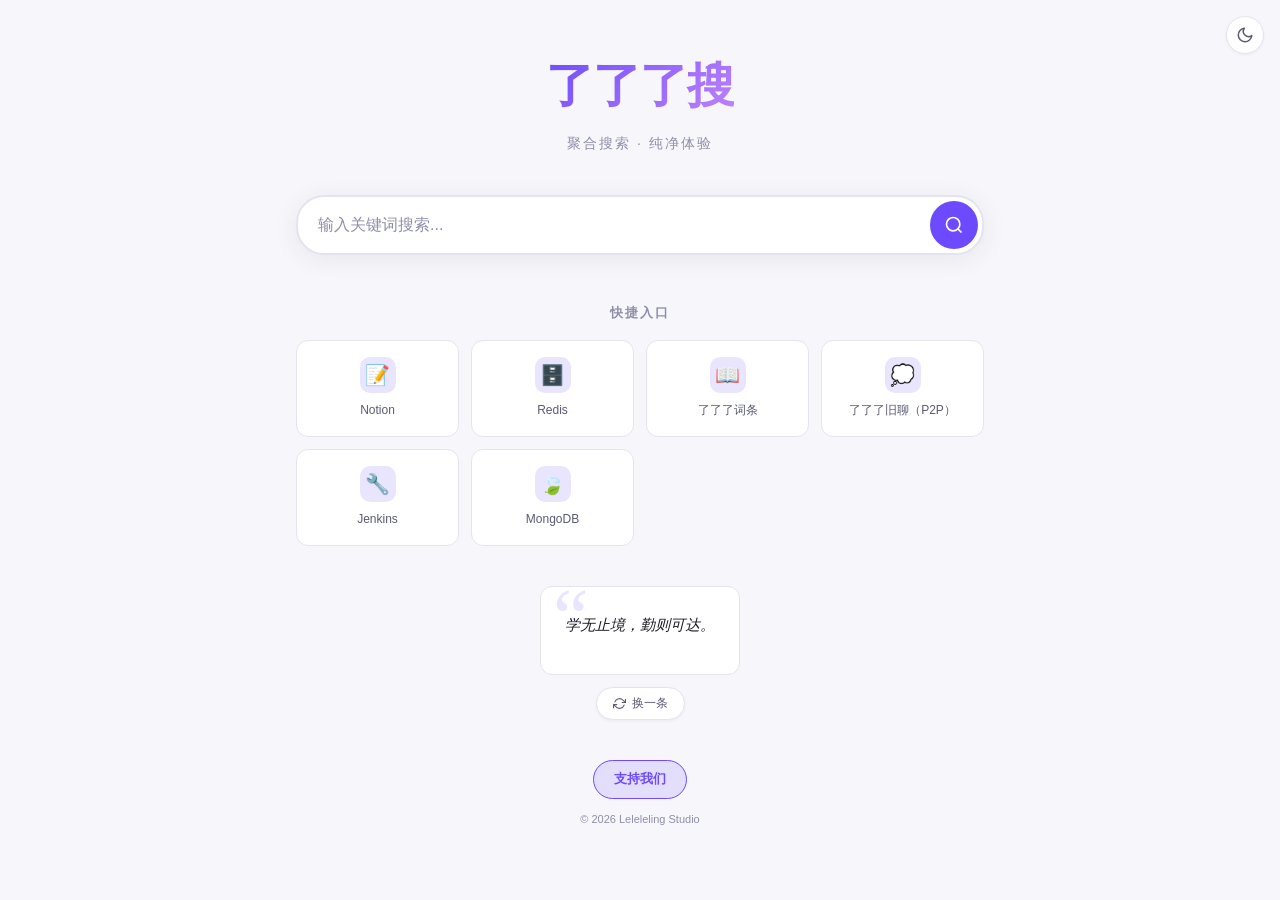
<file: index.html>
<!DOCTYPE html>
<html lang="zh-CN">
<head>
  <meta charset="UTF-8">
  <meta name="viewport" content="width=device-width, initial-scale=1.0, maximum-scale=1.0, user-scalable=no">
  <title>了了了搜 - 聚合搜索引擎</title>
  <link rel="icon" type="image/png" href="https://search.leleleling.site/icon.png">
  <!-- 尽早应用主题，避免切换时闪烁 -->
  <script src="assets/theme.js"></script>
  <link rel="stylesheet" href="assets/common.css">
  <link rel="stylesheet" href="assets/home.css">
</head>
<body>
  <!-- 右上角控制区：主题切换 -->
  <div class="top-controls">
    <button class="theme-toggle" id="themeToggle" type="button"></button>
  </div>

  <!-- 主容器 -->
  <div class="home-container">
    <!-- Logo -->
    <div class="logo-area">
      <h1 class="logo-text">了了了搜</h1>
      <p class="logo-sub">聚合搜索 · 纯净体验</p>
    </div>

    <!-- 搜索框 -->
    <form class="search-form" action="search.html" method="GET">
      <div class="search-box">
        <input type="text" name="q" class="search-input" placeholder="输入关键词搜索..." autocomplete="off" required>
        <button type="submit" class="search-btn" aria-label="搜索">
          <svg width="20" height="20" viewBox="0 0 24 24" fill="none" stroke="currentColor" stroke-width="2">
            <circle cx="11" cy="11" r="8"></circle>
            <line x1="21" y1="21" x2="16.65" y2="16.65"></line>
          </svg>
        </button>
      </div>
    </form>

    <!-- 快捷入口 -->
    <div class="shortcuts-section">
      <h3 class="section-title">快捷入口</h3>
      <div class="shortcuts-grid" id="shortcutsGrid">
        <!-- JS 动态渲染 -->
      </div>
    </div>

    <!-- 每日语录 -->
    <div class="quote-section">
      <div class="quote-card" id="quoteCard">
        <span class="quote-text" id="quoteText">Loading...</span>
        <span class="quote-author" id="quoteAuthor"></span>
      </div>
      <button class="quote-refresh" id="quoteRefresh" type="button" aria-label="换一条语录">
        <svg viewBox="0 0 24 24" fill="none" stroke="currentColor" stroke-width="2" stroke-linecap="round" stroke-linejoin="round" aria-hidden="true">
          <path d="M23 4v6h-6M1 20v-6h6"></path>
          <path d="M3.51 9a9 9 0 0 1 14.85-3.36L23 10M1 14l4.64 4.36A9 9 0 0 0 20.49 15"></path>
        </svg>
        换一条
      </button>
    </div>

    <!-- 底部 -->
    <footer class="home-footer">
      <a href="https://leleleling.site/support.html" target="_blank" class="support-link">支持我们</a>
      <p class="copyright">© 2026 Leleleling Studio</p>
    </footer>
  </div>

  <script src="assets/app.js"></script>
</body>
</html>
</file>
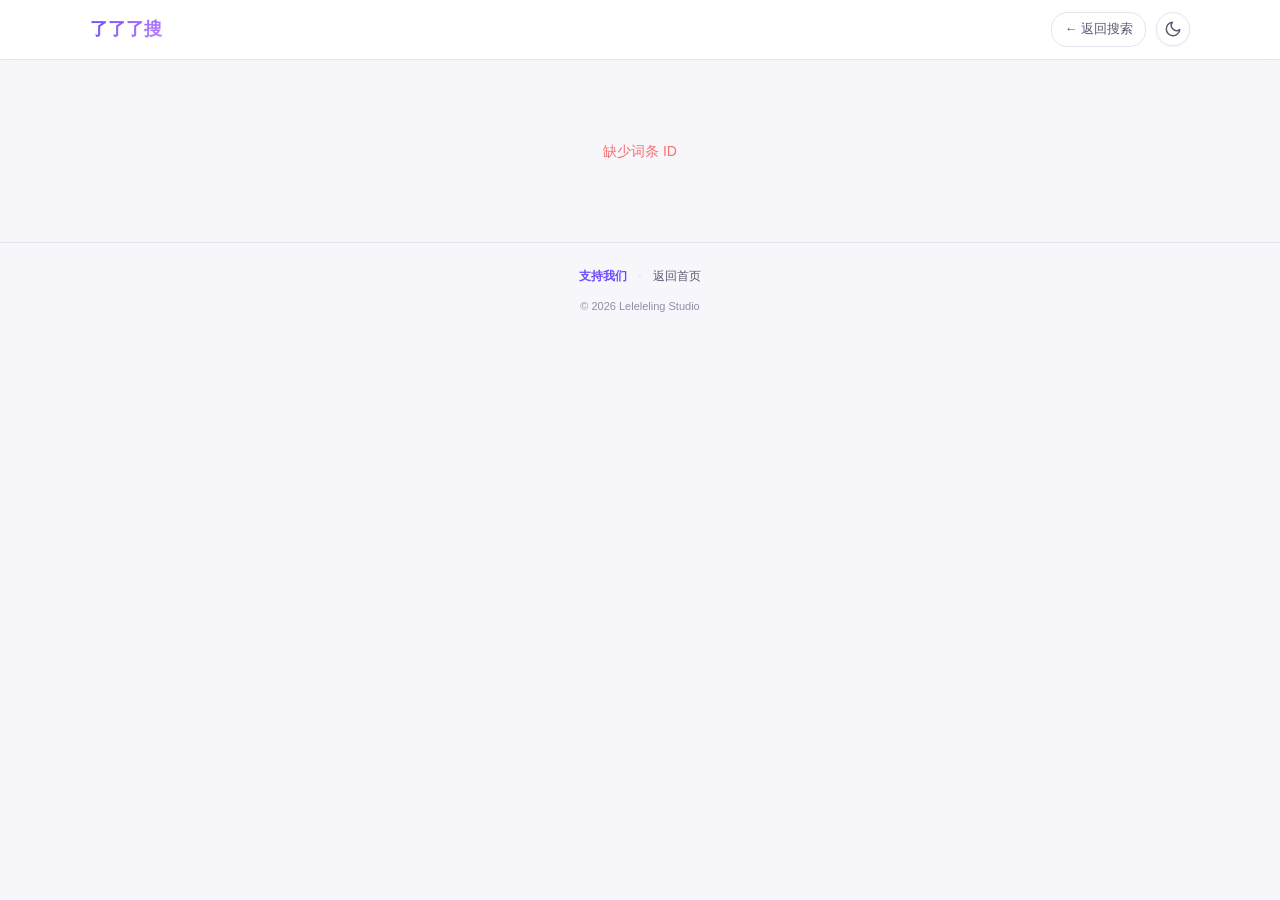
<file: leleart.html>
<!DOCTYPE html>
<html lang="zh-CN">
<head>
  <meta charset="UTF-8">
  <meta name="viewport" content="width=device-width, initial-scale=1.0, maximum-scale=1.0, user-scalable=no">
  <title>词条详情 - 了了了搜</title>
  <link rel="icon" type="image/png" href="https://search.leleleling.site/icon.png">
  <!-- 尽早应用主题，避免切换时闪烁 -->
  <script src="assets/theme.js"></script>
  <link rel="stylesheet" href="assets/common.css">
  <link rel="stylesheet" href="assets/leleart.css">
</head>
<body>
  <!-- 顶部栏 -->
  <header class="leleart-header">
    <div class="header-inner">
      <a href="index.html" class="header-logo">了了了搜</a>
      <div class="header-actions">
        <a href="search.html" class="header-back" id="backToSearch">← 返回搜索</a>
        <button class="theme-toggle" id="themeToggle" type="button"></button>
      </div>
    </div>
  </header>

  <!-- 加载中 -->
  <div class="leleart-loading hidden" id="leleartLoading">
    <div class="loading-dots"><span></span><span></span><span></span></div>
  </div>

  <!-- 错误 -->
  <div class="leleart-error hidden" id="leleartError"></div>

  <!-- 主内容 -->
  <main class="leleart-main hidden" id="leleartMain">
    <div class="leleart-layout">
      <!-- 左侧：正文 -->
      <article class="leleart-content">
        <!-- 标题区 -->
        <header class="leleart-title-area">
          <h1 class="leleart-title" id="artTitle"></h1>
          <span class="leleart-badge">了了了词条</span>
        </header>
        <div class="leleart-aliases" id="artAliases"></div>

        <!-- 摘要 -->
        <section class="leleart-abstract" id="artAbstract"></section>

        <!-- 正文段落 -->
        <div class="leleart-sections" id="artSections"></div>

        <!-- 底部来源 -->
        <footer class="leleart-source">
          <span class="leleart-source-label">了解更多：</span>
          <a href="#" target="_blank" id="artSourceLink" class="leleart-source-link">访问原始来源 →</a>
        </footer>
      </article>

      <!-- 右侧：信息栏 -->
      <aside class="leleart-sidebar">
        <div class="leleart-infobox card" id="artInfobox">
          <!-- 图片 -->
          <div class="infobox-image" id="artImage"></div>
          <!-- 信息表 -->
          <table class="infobox-table" id="artInfoTable"></table>
        </div>
      </aside>
    </div>
  </main>

  <!-- 底部 -->
  <footer class="leleart-footer">
    <a href="https://leleleling.site/support.html" target="_blank" class="support-link">支持我们</a>
    <span class="sep">·</span>
    <a href="index.html" class="back-home">返回首页</a>
    <p class="copyright">© 2026 Leleleling Studio</p>
  </footer>

  <script src="assets/leleart-app.js"></script>
</body>
</html>
</file>
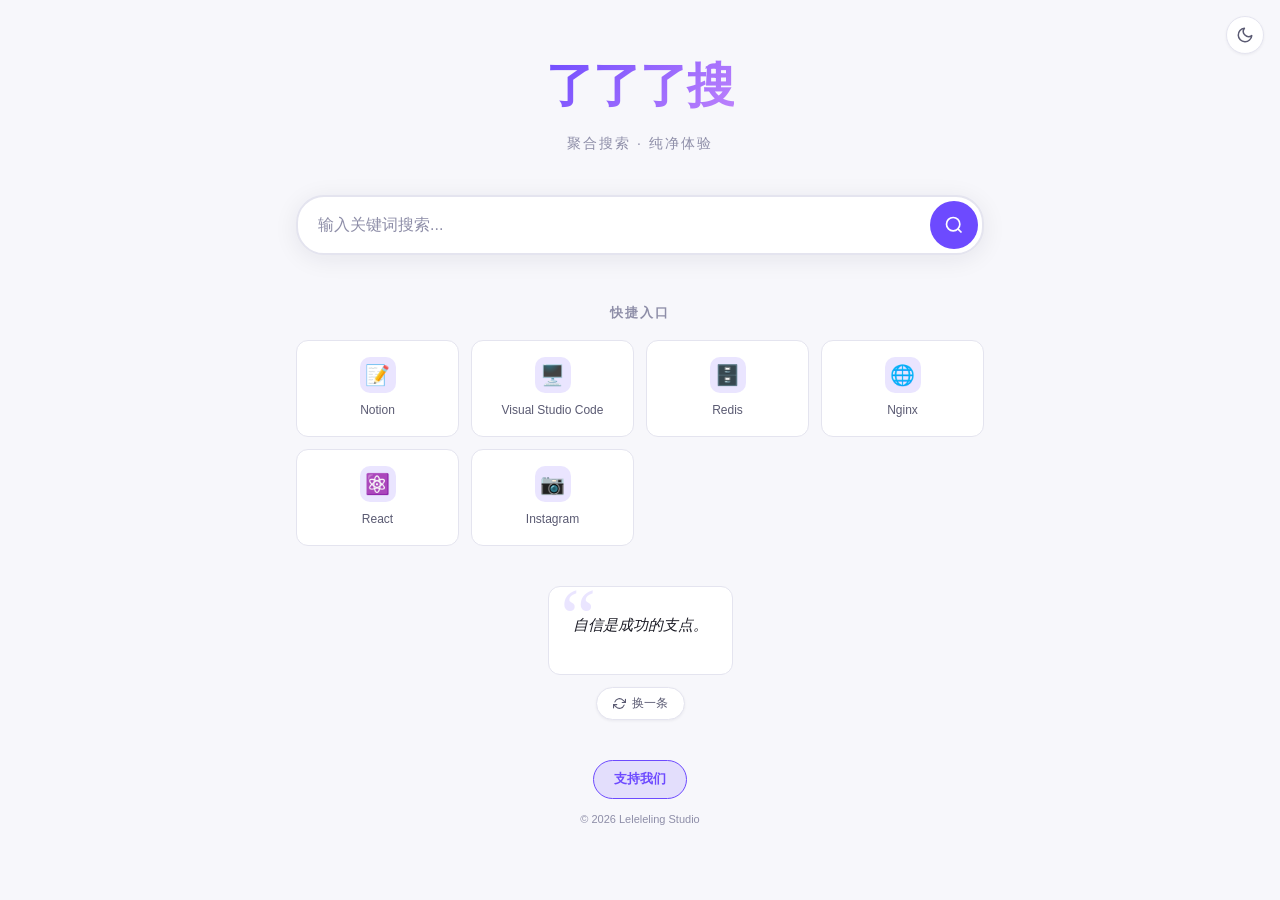
<file: search.html>
<!DOCTYPE html>
<html lang="zh-CN">
<head>
  <meta charset="UTF-8">
  <meta name="viewport" content="width=device-width, initial-scale=1.0, maximum-scale=1.0, user-scalable=no">
  <title>搜索结果 - 了了了搜</title>
  <link rel="icon" type="image/png" href="https://search.leleleling.site/icon.png">
  <!-- 尽早应用主题，避免切换时闪烁 -->
  <script src="assets/theme.js"></script>
  <link rel="stylesheet" href="assets/common.css">
  <link rel="stylesheet" href="assets/search.css?v=3">
</head>
<body>
  <!-- 顶部搜索栏 -->
  <header class="search-header">
    <div class="header-inner">
      <a href="index.html" class="header-logo">了了了搜</a>
      <form class="header-search-form" action="search.html" method="GET">
        <input type="text" name="q" class="header-search-input" id="headerSearchInput" autocomplete="off">
        <button type="submit" class="header-search-btn" aria-label="搜索">
          <svg width="18" height="18" viewBox="0 0 24 24" fill="none" stroke="currentColor" stroke-width="2">
            <circle cx="11" cy="11" r="8"></circle>
            <line x1="21" y1="21" x2="16.65" y2="16.65"></line>
          </svg>
        </button>
      </form>
      <button class="theme-toggle" id="themeToggle" type="button"></button>
    </div>
  </header>

  <!-- 主内容区 -->
  <main class="search-main">
    <!-- AI 总结区（最上方） -->
    <section class="summary-box hidden" id="summaryBox">
      <div class="summary-header">
        <span class="summary-badge">AI 总结</span>
        <span class="summary-engine" id="summaryEngine"></span>
      </div>
      <div class="summary-body" id="summaryBody"></div>
      <div class="summary-footer">
        <span class="summary-credit">由了了了 AI「小了」提供</span>
        <a class="summary-chat-btn" href="https://leleleling.site" target="_blank" rel="noopener noreferrer">
          与小了聊天
          <svg width="12" height="12" viewBox="0 0 24 24" fill="none" stroke="currentColor" stroke-width="2.5" stroke-linecap="round" stroke-linejoin="round" aria-hidden="true">
            <path d="M5 12h14M13 6l6 6-6 6"></path>
          </svg>
        </a>
      </div>
    </section>

    <!-- 词条卡片区 -->
    <section class="lexicon-section hidden" id="lexiconSection">
      <div class="lexicon-list" id="lexiconList"></div>
      <button class="lexicon-more-btn hidden" id="lexiconMoreBtn">查看更多相关词条</button>
    </section>

    <!-- 结果统计 & 信息 -->
    <div class="result-meta hidden" id="resultMeta"></div>

    <!-- 搜索结果列表 -->
    <ul class="result-list" id="resultList"></ul>

    <!-- 加载中 -->
    <div class="search-loading hidden" id="searchLoading">
      <div class="loading-dots"><span></span><span></span><span></span></div>
      <span class="loading-text">正在搜索...</span>
    </div>

    <!-- 错误提示 -->
    <div class="search-error hidden" id="searchError"></div>

    <!-- 翻页 -->
    <div class="pagination hidden" id="pagination">
      <button class="page-btn" id="pagePrev">← 上一页</button>
      <span class="page-info" id="pageInfo"></span>
      <button class="page-btn" id="pageNext">下一页 →</button>
    </div>
  </main>

  <!-- 底部 -->
  <footer class="search-footer">
    <a href="https://leleleling.site/support.html" target="_blank" class="support-link">支持我们</a>
    <span class="sep">·</span>
    <a href="index.html" class="back-home">返回首页</a>
    <p class="copyright">© 2026 Leleleling Studio</p>
  </footer>

  <script src="assets/search-app.js?v=3"></script>
</body>
</html>
</file>
<file: assets/common.css>
/* ===== 全局重置 & 基础变量 ===== */

/* ---------- 浅色主题（默认） ---------- */
:root,
:root[data-theme="light"] {
  --bg-primary: #f7f7fb;
  --bg-secondary: #ffffff;
  --bg-card: #ffffff;
  --bg-hover: #f0f0f7;
  --text-primary: #1a1a24;
  --text-secondary: #5a5a72;
  --text-muted: #8e8ea8;
  --accent: #6d4aff;
  --accent-hover: #5a37f0;
  --accent-glow: rgba(109, 74, 255, 0.14);
  --border: #e4e4ef;
  --border-light: #d2d2e2;
  --radius: 12px;
  --radius-sm: 8px;
  --shadow: 0 4px 24px rgba(20, 20, 50, 0.08);
  --shadow-sm: 0 1px 3px rgba(20, 20, 50, 0.06);
  --header-bg: rgba(255, 255, 255, 0.9);
  --transition: all 0.2s ease;
  --header-h: 56px;
  color-scheme: light;
}

/* ---------- 深色主题 ---------- */
:root[data-theme="dark"] {
  --bg-primary: #0f0f14;
  --bg-secondary: #1a1a24;
  --bg-card: #22222f;
  --bg-hover: #2a2a3a;
  --text-primary: #e8e8f0;
  --text-secondary: #9898b0;
  --text-muted: #5a5a72;
  --accent: #7c5cff;
  --accent-hover: #8f73ff;
  --accent-glow: rgba(124, 92, 255, 0.25);
  --border: #2e2e42;
  --border-light: #3a3a52;
  --shadow: 0 4px 24px rgba(0, 0, 0, 0.4);
  --shadow-sm: 0 1px 3px rgba(0, 0, 0, 0.3);
  --header-bg: rgba(15, 15, 20, 0.92);
  color-scheme: dark;
}

* {
  margin: 0;
  padding: 0;
  box-sizing: border-box;
}

html, body {
  height: 100%;
  overflow-x: hidden;
}

/* 主题切换时平滑过渡（避免首屏闪烁） */
html.theme-ready body,
html.theme-ready .card,
html.theme-ready .shortcut-item,
html.theme-ready .search-box {
  transition: background-color 0.25s ease, color 0.25s ease, border-color 0.25s ease;
}

body {
  font-family: -apple-system, BlinkMacSystemFont, "Segoe UI", "PingFang SC", "Hiragino Sans GB", "Microsoft YaHei", sans-serif;
  background: var(--bg-primary);
  color: var(--text-primary);
  line-height: 1.6;
  -webkit-font-smoothing: antialiased;
}

a {
  color: var(--accent);
  text-decoration: none;
  transition: var(--transition);
}

a:hover {
  color: var(--accent-hover);
}

button {
  font-family: inherit;
  cursor: pointer;
  border: none;
  outline: none;
  background: none;
  color: inherit;
}

input {
  font-family: inherit;
  outline: none;
  border: none;
  background: none;
  color: inherit;
}

img {
  max-width: 100%;
  display: block;
}

/* ===== 右上角控制区（主题切换） ===== */
.top-controls {
  position: fixed;
  top: 16px;
  right: 16px;
  display: flex;
  align-items: center;
  gap: 8px;
  z-index: 100;
}

.theme-toggle {
  width: 38px;
  height: 38px;
  border-radius: 50%;
  background: var(--bg-secondary);
  border: 1px solid var(--border);
  color: var(--text-secondary);
  display: flex;
  align-items: center;
  justify-content: center;
  transition: var(--transition);
  box-shadow: var(--shadow-sm);
}

.theme-toggle:hover {
  color: var(--accent);
  border-color: var(--accent);
  background: var(--bg-hover);
  transform: translateY(-1px);
}

.theme-toggle:active {
  transform: translateY(0);
}

.theme-toggle svg {
  width: 18px;
  height: 18px;
  display: block;
}

/* 图标显示逻辑：浅色主题显示月亮（点击进深色），深色主题显示太阳 */
.theme-toggle .icon-moon { display: block; }
.theme-toggle .icon-sun { display: none; }

:root[data-theme="dark"] .theme-toggle .icon-moon { display: none; }
:root[data-theme="dark"] .theme-toggle .icon-sun { display: block; }

/* ===== 通用卡片 ===== */
.card {
  background: var(--bg-card);
  border: 1px solid var(--border);
  border-radius: var(--radius);
  padding: 16px;
  transition: var(--transition);
  box-shadow: var(--shadow-sm);
}

.card:hover {
  border-color: var(--border-light);
  background: var(--bg-hover);
}

/* ===== 加载动画 ===== */
.loading-dots {
  display: inline-flex;
  gap: 4px;
  align-items: center;
}

.loading-dots span {
  width: 6px;
  height: 6px;
  border-radius: 50%;
  background: var(--accent);
  animation: dot-bounce 1.4s infinite ease-in-out both;
}

.loading-dots span:nth-child(1) { animation-delay: -0.32s; }
.loading-dots span:nth-child(2) { animation-delay: -0.16s; }

@keyframes dot-bounce {
  0%, 80%, 100% { transform: scale(0.6); opacity: 0.4; }
  40% { transform: scale(1); opacity: 1; }
}

/* ===== 滚动条 ===== */
::-webkit-scrollbar {
  width: 6px;
}

::-webkit-scrollbar-track {
  background: transparent;
}

::-webkit-scrollbar-thumb {
  background: var(--border-light);
  border-radius: 3px;
}

::-webkit-scrollbar-thumb:hover {
  background: var(--text-muted);
}

/* ===== 工具类 ===== */
.hidden { display: none !important; }
.text-muted { color: var(--text-muted); }
.text-secondary { color: var(--text-secondary); }
.text-accent { color: var(--accent); }
.flex { display: flex; }
.flex-center { display: flex; align-items: center; justify-content: center; }
.flex-between { display: flex; align-items: center; justify-content: space-between; }
</file>
<file: assets/home.css>
/* ===== 首页布局 ===== */
.home-container {
  min-height: 100vh;
  display: flex;
  flex-direction: column;
  align-items: center;
  justify-content: center;
  padding: 24px 16px 48px;
  max-width: 720px;
  margin: 0 auto;
}

/* ===== Logo 区域 ===== */
.logo-area {
  text-align: center;
  margin-bottom: 40px;
  animation: fade-in-down 0.6s ease-out;
}

.logo-text {
  font-size: 48px;
  font-weight: 800;
  background: linear-gradient(135deg, var(--accent), #c084fc);
  -webkit-background-clip: text;
  -webkit-text-fill-color: transparent;
  background-clip: text;
  letter-spacing: -1px;
}

.logo-sub {
  font-size: 14px;
  color: var(--text-muted);
  margin-top: 8px;
  letter-spacing: 2px;
}

/* ===== 搜索框 ===== */
.search-form {
  width: 100%;
  margin-bottom: 48px;
  animation: fade-in-up 0.6s ease-out 0.1s both;
}

.search-box {
  display: flex;
  align-items: center;
  background: var(--bg-secondary);
  border: 2px solid var(--border);
  border-radius: 28px;
  padding: 4px 4px 4px 20px;
  transition: var(--transition);
  box-shadow: var(--shadow);
}

.search-box:focus-within {
  border-color: var(--accent);
  box-shadow: 0 0 0 4px var(--accent-glow), var(--shadow);
}

.search-input {
  flex: 1;
  height: 44px;
  font-size: 16px;
  color: var(--text-primary);
  padding-right: 12px;
}

.search-input::placeholder {
  color: var(--text-muted);
}

.search-btn {
  width: 48px;
  height: 48px;
  border-radius: 50%;
  background: var(--accent);
  color: #fff;
  display: flex;
  align-items: center;
  justify-content: center;
  transition: var(--transition);
  flex-shrink: 0;
}

.search-btn:hover {
  background: var(--accent-hover);
  transform: scale(1.05);
}

.search-btn svg {
  width: 20px;
  height: 20px;
}

/* ===== 快捷入口 ===== */
.shortcuts-section {
  width: 100%;
  margin-bottom: 40px;
  animation: fade-in-up 0.6s ease-out 0.2s both;
}

.section-title {
  font-size: 13px;
  font-weight: 600;
  color: var(--text-muted);
  text-transform: uppercase;
  letter-spacing: 2px;
  margin-bottom: 16px;
  text-align: center;
}

.shortcuts-grid {
  display: grid;
  grid-template-columns: repeat(4, 1fr);
  gap: 12px;
}

.shortcut-item {
  display: flex;
  flex-direction: column;
  align-items: center;
  gap: 8px;
  padding: 16px 8px;
  background: var(--bg-card);
  border: 1px solid var(--border);
  border-radius: var(--radius);
  transition: var(--transition);
  cursor: pointer;
  text-align: center;
}

.shortcut-item:hover {
  background: var(--bg-hover);
  border-color: var(--accent);
  transform: translateY(-2px);
}

.shortcut-icon {
  width: 36px;
  height: 36px;
  border-radius: 10px;
  background: var(--accent-glow);
  display: flex;
  align-items: center;
  justify-content: center;
  font-size: 20px;
}

.shortcut-name {
  font-size: 12px;
  color: var(--text-secondary);
  font-weight: 500;
}

/* ===== 每日语录 ===== */
.quote-section {
  width: 100%;
  margin-bottom: 40px;
  animation: fade-in-up 0.6s ease-out 0.3s both;
}

.quote-card {
  background: linear-gradient(135deg, var(--bg-card), var(--bg-secondary));
  border: 1px solid var(--border);
  border-radius: var(--radius);
  padding: 24px;
  text-align: center;
  position: relative;
  overflow: hidden;
}

.quote-card::before {
  content: "\201C";
  position: absolute;
  top: -10px;
  left: 12px;
  font-size: 80px;
  color: var(--accent-glow);
  font-family: Georgia, serif;
  line-height: 1;
}

.quote-text {
  display: block;
  font-size: 15px;
  color: var(--text-primary);
  line-height: 1.8;
  font-style: italic;
  margin-bottom: 12px;
}

.quote-author {
  font-size: 13px;
  color: var(--text-muted);
}

/* 语录区域改为纵向排列，方便放"换一条"按钮 */
.quote-section {
  display: flex;
  flex-direction: column;
  align-items: center;
}

/* 换一条语录按钮 */
.quote-refresh {
  display: inline-flex;
  align-items: center;
  gap: 6px;
  margin-top: 12px;
  padding: 7px 16px;
  border-radius: 18px;
  font-size: 12px;
  font-weight: 500;
  color: var(--text-secondary);
  background: var(--bg-card);
  border: 1px solid var(--border);
  transition: var(--transition);
  box-shadow: var(--shadow-sm);
}

.quote-refresh:hover {
  color: var(--accent);
  border-color: var(--accent);
  transform: translateY(-1px);
}

.quote-refresh:active {
  transform: translateY(0);
}

.quote-refresh svg {
  width: 13px;
  height: 13px;
}

/* 快捷入口空状态 */
.shortcuts-empty {
  grid-column: 1 / -1;
  text-align: center;
  color: var(--text-muted);
  font-size: 12px;
  padding: 12px 0;
}

/* ===== 底部 ===== */
.home-footer {
  text-align: center;
  animation: fade-in-up 0.6s ease-out 0.4s both;
}

.support-link {
  display: inline-block;
  padding: 8px 20px;
  background: var(--accent-glow);
  border: 1px solid var(--accent);
  border-radius: 20px;
  color: var(--accent);
  font-size: 13px;
  font-weight: 600;
  margin-bottom: 12px;
  transition: var(--transition);
}

.support-link:hover {
  background: var(--accent);
  color: #fff;
}

.copyright {
  font-size: 11px;
  color: var(--text-muted);
}

/* ===== 动画 ===== */
@keyframes fade-in-down {
  from { opacity: 0; transform: translateY(-20px); }
  to { opacity: 1; transform: translateY(0); }
}

@keyframes fade-in-up {
  from { opacity: 0; transform: translateY(20px); }
  to { opacity: 1; transform: translateY(0); }
}

/* ===== 移动端适配 ===== */
@media (max-width: 768px) {
  .logo-text { font-size: 36px; }
  .logo-sub { font-size: 12px; }
  .search-box { padding: 4px 4px 4px 16px; }
  .search-input { font-size: 15px; height: 40px; }
  .search-btn { width: 44px; height: 44px; }
  .shortcuts-grid { grid-template-columns: repeat(4, 1fr); gap: 8px; }
  .shortcut-item { padding: 12px 4px; }
  .shortcut-icon { width: 32px; height: 32px; font-size: 18px; }
  .shortcut-name { font-size: 11px; }
  .quote-card { padding: 20px 16px; }
  .quote-text { font-size: 14px; }
}

@media (max-width: 480px) {
  .home-container { padding: 16px 12px 32px; }
  .logo-text { font-size: 32px; }
  .shortcuts-grid { grid-template-columns: repeat(4, 1fr); gap: 6px; }
  .shortcut-item { padding: 10px 2px; }
  .shortcut-name { font-size: 10px; }
}

/* ===== 横屏适配 ===== */
@media (max-height: 500px) and (orientation: landscape) {
  .home-container { justify-content: flex-start; padding-top: 40px; }
  .logo-area { margin-bottom: 20px; }
  .logo-text { font-size: 28px; }
  .search-form { margin-bottom: 20px; }
  .shortcuts-section { margin-bottom: 20px; }
  .quote-section { margin-bottom: 20px; }
}
</file>
<file: assets/leleart.css>
/* ===== 顶部栏 ===== */
.leleart-header {
  position: sticky;
  top: 0;
  z-index: 50;
  background: var(--header-bg);
  backdrop-filter: blur(12px);
  border-bottom: 1px solid var(--border);
  padding: 12px 16px;
}

.leleart-header .header-inner {
  max-width: 1100px;
  margin: 0 auto;
  display: flex;
  align-items: center;
  justify-content: space-between;
}

/* 右侧操作区：返回按钮 + 主题切换 */
.leleart-header .header-actions {
  display: flex;
  align-items: center;
  gap: 10px;
}

/* 顶栏内的主题按钮改为普通流式定位 */
.leleart-header .theme-toggle {
  position: static;
  width: 34px;
  height: 34px;
}

.leleart-header .header-logo {
  font-size: 18px;
  font-weight: 800;
  background: linear-gradient(135deg, var(--accent), #c084fc);
  -webkit-background-clip: text;
  -webkit-text-fill-color: transparent;
  background-clip: text;
}

.leleart-header .header-back {
  font-size: 13px;
  color: var(--text-secondary);
  padding: 6px 12px;
  border: 1px solid var(--border);
  border-radius: 16px;
  transition: var(--transition);
}

.leleart-header .header-back:hover {
  border-color: var(--accent);
  color: var(--accent);
}

/* ===== 加载 & 错误 ===== */
.leleart-loading {
  display: flex;
  align-items: center;
  justify-content: center;
  padding: 80px 0;
}

.leleart-error {
  text-align: center;
  padding: 80px 16px;
  color: #f87171;
  font-size: 14px;
}

/* ===== 主内容布局 ===== */
.leleart-main {
  max-width: 1100px;
  margin: 0 auto;
  padding: 24px 16px 48px;
}

.leleart-layout {
  display: grid;
  grid-template-columns: 1fr 300px;
  gap: 32px;
  align-items: start;
}

/* ===== 左侧正文 ===== */
.leleart-content {
  min-width: 0;
}

.leleart-title-area {
  display: flex;
  align-items: center;
  gap: 12px;
  margin-bottom: 8px;
  flex-wrap: wrap;
}

.leleart-title {
  font-size: 28px;
  font-weight: 800;
  color: var(--text-primary);
  line-height: 1.3;
}

.leleart-badge {
  font-size: 11px;
  font-weight: 700;
  padding: 3px 10px;
  background: var(--accent-glow);
  border: 1px solid var(--accent);
  border-radius: 12px;
  color: var(--accent);
  letter-spacing: 1px;
  white-space: nowrap;
}

.leleart-aliases {
  font-size: 13px;
  color: var(--text-muted);
  margin-bottom: 20px;
}

.leleart-abstract {
  font-size: 15px;
  line-height: 1.8;
  color: var(--text-primary);
  background: var(--bg-card);
  border: 1px solid var(--border);
  border-radius: var(--radius);
  padding: 16px 20px;
  margin-bottom: 24px;
  position: relative;
}

.leleart-abstract::before {
  content: "";
  position: absolute;
  left: 0;
  top: 0;
  bottom: 0;
  width: 3px;
  background: var(--accent);
  border-radius: var(--radius) 0 0 var(--radius);
}

/* ===== 正文段落（content 数组渲染） ===== */
.leleart-sections {
  display: flex;
  flex-direction: column;
  gap: 0;
}

.leleart-sections p {
  font-size: 14px;
  line-height: 1.9;
  color: var(--text-secondary);
  margin-bottom: 14px;
}

.leleart-subtitle {
  font-size: 16px;
  font-weight: 600;
  margin: 20px 0 8px;
  color: var(--text-primary);
}

.leleart-heading {
  font-size: 18px;
  font-weight: 700;
  color: var(--text-primary);
  margin: 28px 0 12px;
  padding-bottom: 6px;
  border-bottom: 1px solid var(--border);
}

.leleart-figure {
  margin: 16px 0;
  text-align: center;
}

.leleart-figure img {
  max-width: 100%;
  border-radius: 6px;
  border: 1px solid var(--border);
}

.leleart-figure figcaption {
  font-size: 12px;
  color: var(--text-muted);
  margin-top: 4px;
}

.leleart-list {
  padding-left: 20px;
  margin: 10px 0 16px;
}

.leleart-list li {
  font-size: 14px;
  line-height: 1.8;
  color: var(--text-secondary);
  margin-bottom: 4px;
}

.leleart-link {
  color: var(--accent);
  font-weight: 600;
  text-decoration: underline;
  text-underline-offset: 2px;
}

/* ===== 底部来源 ===== */
.leleart-source {
  margin-top: 32px;
  padding-top: 16px;
  border-top: 1px solid var(--border);
  font-size: 13px;
  color: var(--text-muted);
}

.leleart-source-label {
  margin-right: 8px;
}

.leleart-source-link {
  color: var(--accent);
  font-weight: 600;
}

/* ===== 右侧信息栏 ===== */
.leleart-sidebar {
  position: sticky;
  top: 80px;
}

.leleart-infobox {
  padding: 0 !important;
  overflow: hidden;
}

.infobox-image {
  width: 100%;
  height: 180px;
  background: var(--bg-secondary);
  display: flex;
  align-items: center;
  justify-content: center;
  overflow: hidden;
}

.infobox-image img {
  width: 100%;
  height: 100%;
  object-fit: cover;
}

/* 无缩略图时的分类图标占位 */
.infobox-image-fallback {
  background: linear-gradient(135deg, var(--accent-glow), transparent);
}

.infobox-icon {
  font-size: 56px;
  line-height: 1;
  opacity: 0.85;
}

.infobox-table {
  width: 100%;
  border-collapse: collapse;
}

.infobox-table tr {
  border-bottom: 1px solid var(--border);
}

.infobox-table tr:last-child {
  border-bottom: none;
}

.infobox-table th {
  text-align: left;
  padding: 10px 12px;
  font-size: 12px;
  font-weight: 600;
  color: var(--text-muted);
  width: 80px;
  vertical-align: top;
  background: var(--bg-secondary);
}

.infobox-table td {
  padding: 10px 12px;
  font-size: 13px;
  color: var(--text-primary);
  line-height: 1.5;
}

/* ===== 底部 ===== */
.leleart-footer {
  text-align: center;
  padding: 24px 16px;
  border-top: 1px solid var(--border);
  font-size: 12px;
  color: var(--text-muted);
}

.leleart-footer .support-link {
  color: var(--accent);
  font-weight: 600;
}

.leleart-footer .sep {
  margin: 0 8px;
  color: var(--border-light);
}

.leleart-footer .back-home {
  color: var(--text-secondary);
}

.leleart-footer .copyright {
  margin-top: 12px;
  font-size: 11px;
}

/* ===== 隐藏 ===== */
.hidden { display: none !important; }

/* ===== 别名标签（新增） ===== */
.alias-tag {
  display: inline-block;
  font-size: 12px;
  padding: 2px 8px;
  margin-right: 6px;
  margin-bottom: 4px;
  background: var(--bg-secondary);
  border: 1px solid var(--border);
  border-radius: 10px;
  color: var(--text-muted);
}

/* ===== 移动端 ===== */
@media (max-width: 900px) {
  .leleart-layout {
    grid-template-columns: 1fr;
    gap: 24px;
  }

  .leleart-sidebar {
    position: static;
    order: -1;
  }

  .leleart-infobox {
    display: flex;
    flex-direction: row;
    align-items: stretch;
  }

  .infobox-image {
    width: 140px;
    height: auto;
    flex-shrink: 0;
  }

  .infobox-table th {
    width: 70px;
    padding: 8px 10px;
  }

  .infobox-table td {
    padding: 8px 10px;
  }
}

@media (max-width: 600px) {
  .leleart-main { padding: 16px 12px 40px; }
  .leleart-title { font-size: 22px; }
  .leleart-abstract { font-size: 14px; padding: 14px 16px; }
  .leleart-sections p { font-size: 13px; }
  .leleart-subtitle { font-size: 15px; }
  .leleart-heading { font-size: 16px; }

  .leleart-infobox {
    flex-direction: column;
  }

  .infobox-image {
    width: 100%;
    height: 160px;
  }
}

/* ===== 横屏 ===== */
@media (max-height: 500px) and (orientation: landscape) {
  .leleart-main { padding-top: 12px; }
  .leleart-title { font-size: 20px; }
  .leleart-abstract { margin-bottom: 16px; }
}
</file>
<file: assets/search.css>
/* ===== 顶部搜索栏 ===== */
.search-header {
  position: sticky;
  top: 0;
  z-index: 50;
  background: var(--header-bg);
  backdrop-filter: blur(12px);
  border-bottom: 1px solid var(--border);
  padding: 12px 16px;
}

.header-inner {
  max-width: 900px;
  margin: 0 auto;
  display: flex;
  align-items: center;
  gap: 16px;
}

.header-logo {
  font-size: 18px;
  font-weight: 800;
  background: linear-gradient(135deg, var(--accent), #c084fc);
  -webkit-background-clip: text;
  -webkit-text-fill-color: transparent;
  background-clip: text;
  white-space: nowrap;
  flex-shrink: 0;
}

.header-search-form {
  flex: 1;
  max-width: 560px;
}

.header-search-input {
  width: 100%;
  height: 40px;
  padding: 0 44px 0 16px;
  background: var(--bg-secondary);
  border: 1.5px solid var(--border);
  border-radius: 20px;
  font-size: 15px;
  color: var(--text-primary);
  transition: var(--transition);
}

.header-search-input:focus {
  border-color: var(--accent);
  box-shadow: 0 0 0 3px var(--accent-glow);
}

.header-search-btn {
  position: absolute;
  right: 4px;
  top: 50%;
  transform: translateY(-50%);
  width: 36px;
  height: 36px;
  border-radius: 50%;
  background: var(--accent);
  color: #fff;
  display: flex;
  align-items: center;
  justify-content: center;
}

.header-search-form { position: relative; }

/* 顶栏内的主题按钮改为普通流式定位，避免与 fixed 定位冲突 */
.search-header .theme-toggle {
  position: static;
  flex-shrink: 0;
  width: 36px;
  height: 36px;
}

/* ===== 主内容区 ===== */
.search-main {
  max-width: 900px;
  margin: 0 auto;
  padding: 24px 16px 48px;
  min-height: calc(100vh - 120px);
}

/* ===== AI 总结区 ===== */
.summary-box {
  background: linear-gradient(135deg, rgba(124, 92, 255, 0.1), rgba(192, 132, 252, 0.08));
  border: 1px solid var(--accent);
  border-radius: var(--radius);
  padding: 20px;
  margin-bottom: 24px;
  animation: fade-in-up 0.4s ease-out;
}

.summary-header {
  display: flex;
  align-items: center;
  gap: 12px;
  margin-bottom: 12px;
}

.summary-badge {
  background: var(--accent);
  color: #fff;
  font-size: 12px;
  font-weight: 700;
  padding: 3px 10px;
  border-radius: 12px;
  letter-spacing: 1px;
}

.summary-engine {
  font-size: 12px;
  color: var(--text-muted);
}

.summary-body {
  font-size: 14px;
  line-height: 1.8;
  color: var(--text-primary);
}

.summary-body p + p {
  margin-top: 8px;
}

/* AI 总结底部：署名 + 聊天入口 */
.summary-footer {
  display: flex;
  align-items: center;
  justify-content: space-between;
  gap: 12px;
  flex-wrap: wrap;
  margin-top: 16px;
  padding-top: 12px;
  border-top: 1px solid var(--border);
}

.summary-credit {
  font-size: 12px;
  color: var(--text-muted);
}

.summary-chat-btn {
  display: inline-flex;
  align-items: center;
  gap: 5px;
  padding: 6px 14px;
  border-radius: 16px;
  font-size: 12.5px;
  font-weight: 600;
  color: #fff;
  background: var(--accent);
  border: 1px solid var(--accent);
  transition: var(--transition);
  white-space: nowrap;
}

.summary-chat-btn:hover {
  background: var(--accent-hover);
  border-color: var(--accent-hover);
  color: #fff;
  transform: translateY(-1px);
}

.summary-chat-btn:active {
  transform: translateY(0);
}

.summary-chat-btn svg {
  width: 12px;
  height: 12px;
  flex-shrink: 0;
  display: block;
}

/* ===== 词条卡片区 ===== */
.lexicon-section {
  margin-bottom: 24px;
}

.lexicon-list {
  display: flex;
  flex-direction: column;
  gap: 12px;
}

.lexicon-card {
  background: var(--bg-card);
  border: 1px solid var(--border);
  border-radius: var(--radius);
  padding: 16px;
  display: flex;
  gap: 16px;
  transition: var(--transition);
  cursor: pointer;
  animation: fade-in-up 0.3s ease-out both;
}

.lexicon-card:hover {
  border-color: var(--accent);
  background: var(--bg-hover);
}

.lexicon-card.match-exact { border-left: 3px solid #4ade80; }
.lexicon-card.match-include { border-left: 3px solid #fbbf24; }
.lexicon-card.match-fuzzy { border-left: 3px solid var(--text-muted); }

.lexicon-thumb {
  width: 80px;
  height: 80px;
  border-radius: var(--radius-sm);
  background: var(--bg-secondary);
  flex-shrink: 0;
  overflow: hidden;
  position: relative;
  display: flex;
  align-items: center;
  justify-content: center;
}

.lexicon-thumb img {
  width: 100%;
  height: 100%;
  object-fit: cover;
  position: absolute;
  inset: 0;
}

/* 无缩略图时的分类图标占位 */
.lexicon-thumb-fallback {
  font-size: 30px;
  line-height: 1;
  opacity: 0.9;
}

.lexicon-content {
  flex: 1;
  min-width: 0;
}

.lexicon-title {
  font-size: 17px;
  font-weight: 700;
  color: var(--text-primary);
  margin-bottom: 4px;
}

.lexicon-aliases {
  font-size: 12px;
  color: var(--text-muted);
  margin-bottom: 8px;
}

.lexicon-abstract {
  font-size: 13px;
  color: var(--text-secondary);
  line-height: 1.6;
  display: -webkit-box;
  -webkit-line-clamp: 2;
  -webkit-box-orient: vertical;
  overflow: hidden;
}

.lexicon-meta {
  display: flex;
  gap: 8px;
  margin-top: 8px;
}

.lexicon-tag {
  font-size: 11px;
  padding: 2px 8px;
  background: var(--bg-secondary);
  border-radius: 10px;
  color: var(--text-muted);
}

.lexicon-match-label {
  font-size: 11px;
  padding: 2px 8px;
  border-radius: 10px;
  font-weight: 600;
}

.match-exact .lexicon-match-label { background: rgba(74, 222, 128, 0.15); color: #4ade80; }
.match-include .lexicon-match-label { background: rgba(251, 191, 36, 0.15); color: #fbbf24; }
.match-fuzzy .lexicon-match-label { background: rgba(90, 90, 114, 0.3); color: var(--text-muted); }

.lexicon-more-btn {
  display: block;
  width: 100%;
  padding: 10px;
  text-align: center;
  background: var(--bg-secondary);
  border: 1px dashed var(--border);
  border-radius: var(--radius-sm);
  color: var(--accent);
  font-size: 13px;
  font-weight: 600;
  margin-top: 12px;
  transition: var(--transition);
}

.lexicon-more-btn:hover {
  border-color: var(--accent);
  background: var(--accent-glow);
}

/* ===== 结果统计 ===== */
.result-meta {
  font-size: 13px;
  color: var(--text-muted);
  margin-bottom: 16px;
  padding-bottom: 12px;
  border-bottom: 1px solid var(--border);
}

/* ===== 搜索结果列表 ===== */
.result-list {
  list-style: none;
  display: flex;
  flex-direction: column;
  gap: 16px;
}

.result-item {
  background: var(--bg-card);
  border: 1px solid var(--border);
  border-radius: var(--radius);
  padding: 16px;
  transition: var(--transition);
}

.result-item:hover {
  border-color: var(--border-light);
  background: var(--bg-hover);
}

.result-title {
  font-size: 16px;
  font-weight: 600;
  margin-bottom: 6px;
}

.result-title a {
  color: #93c5fd;
}

.result-title a:hover {
  color: var(--accent-hover);
}

.result-url {
  font-size: 12px;
  color: var(--text-muted);
  margin-bottom: 8px;
  word-break: break-all;
}

.result-snippet {
  font-size: 13px;
  color: var(--text-secondary);
  line-height: 1.6;
}

.result-source {
  display: inline-block;
  font-size: 11px;
  padding: 2px 8px;
  background: var(--bg-secondary);
  border-radius: 10px;
  color: var(--text-muted);
  margin-top: 8px;
}

/* ===== 加载 & 错误 ===== */
.search-loading {
  display: flex;
  align-items: center;
  justify-content: center;
  gap: 12px;
  padding: 48px 0;
}

.loading-text {
  font-size: 14px;
  color: var(--text-muted);
}

.search-error {
  text-align: center;
  padding: 48px 0;
  color: #f87171;
  font-size: 14px;
}

/* ===== 翻页 ===== */
.pagination {
  display: flex;
  align-items: center;
  justify-content: center;
  gap: 16px;
  margin-top: 40px;
  padding-top: 24px;
  border-top: 1px solid var(--border);
}

.page-btn {
  padding: 8px 16px;
  background: var(--bg-secondary);
  border: 1px solid var(--border);
  border-radius: var(--radius-sm);
  color: var(--text-secondary);
  font-size: 13px;
  transition: var(--transition);
}

.page-btn:hover:not(:disabled) {
  border-color: var(--accent);
  color: var(--accent);
}

.page-btn:disabled {
  opacity: 0.4;
  cursor: not-allowed;
}

.page-info {
  font-size: 13px;
  color: var(--text-muted);
}

/* ===== 底部 ===== */
.search-footer {
  text-align: center;
  padding: 24px 16px;
  border-top: 1px solid var(--border);
  font-size: 12px;
  color: var(--text-muted);
}

.search-footer .support-link {
  color: var(--accent);
  font-weight: 600;
}

.search-footer .sep {
  margin: 0 8px;
  color: var(--border-light);
}

.search-footer .back-home {
  color: var(--text-secondary);
}

.search-footer .copyright {
  margin-top: 12px;
  font-size: 11px;
}

/* ===== 隐藏工具 ===== */
.hidden { display: none !important; }

/* ===== 移动端 ===== */
@media (max-width: 768px) {
  .header-inner { gap: 10px; }
  .header-logo { font-size: 16px; }
  .header-search-input { font-size: 14px; height: 36px; }
  .lang-select { display: none; }
  .search-main { padding: 16px 12px 40px; }
  .summary-box { padding: 16px; }
  .summary-body { font-size: 13px; }
  .lexicon-card { padding: 12px; gap: 12px; }
  .lexicon-thumb { width: 60px; height: 60px; }
  .lexicon-title { font-size: 15px; }
  .lexicon-abstract { font-size: 12px; -webkit-line-clamp: 3; }
  .result-item { padding: 12px; }
  .result-title { font-size: 15px; }
  .result-snippet { font-size: 12px; }
}

@media (max-width: 480px) {
  .search-header { padding: 10px 12px; }
  .header-logo { font-size: 14px; }
  .lexicon-card { flex-direction: column; gap: 10px; }
  .lexicon-thumb { width: 100%; height: 120px; }
}

/* ===== 横屏适配 ===== */
@media (max-height: 500px) and (orientation: landscape) {
  .search-main { padding-top: 12px; }
  .summary-box { margin-bottom: 12px; padding: 12px; }
  .lexicon-section { margin-bottom: 12px; }
}
</file>
